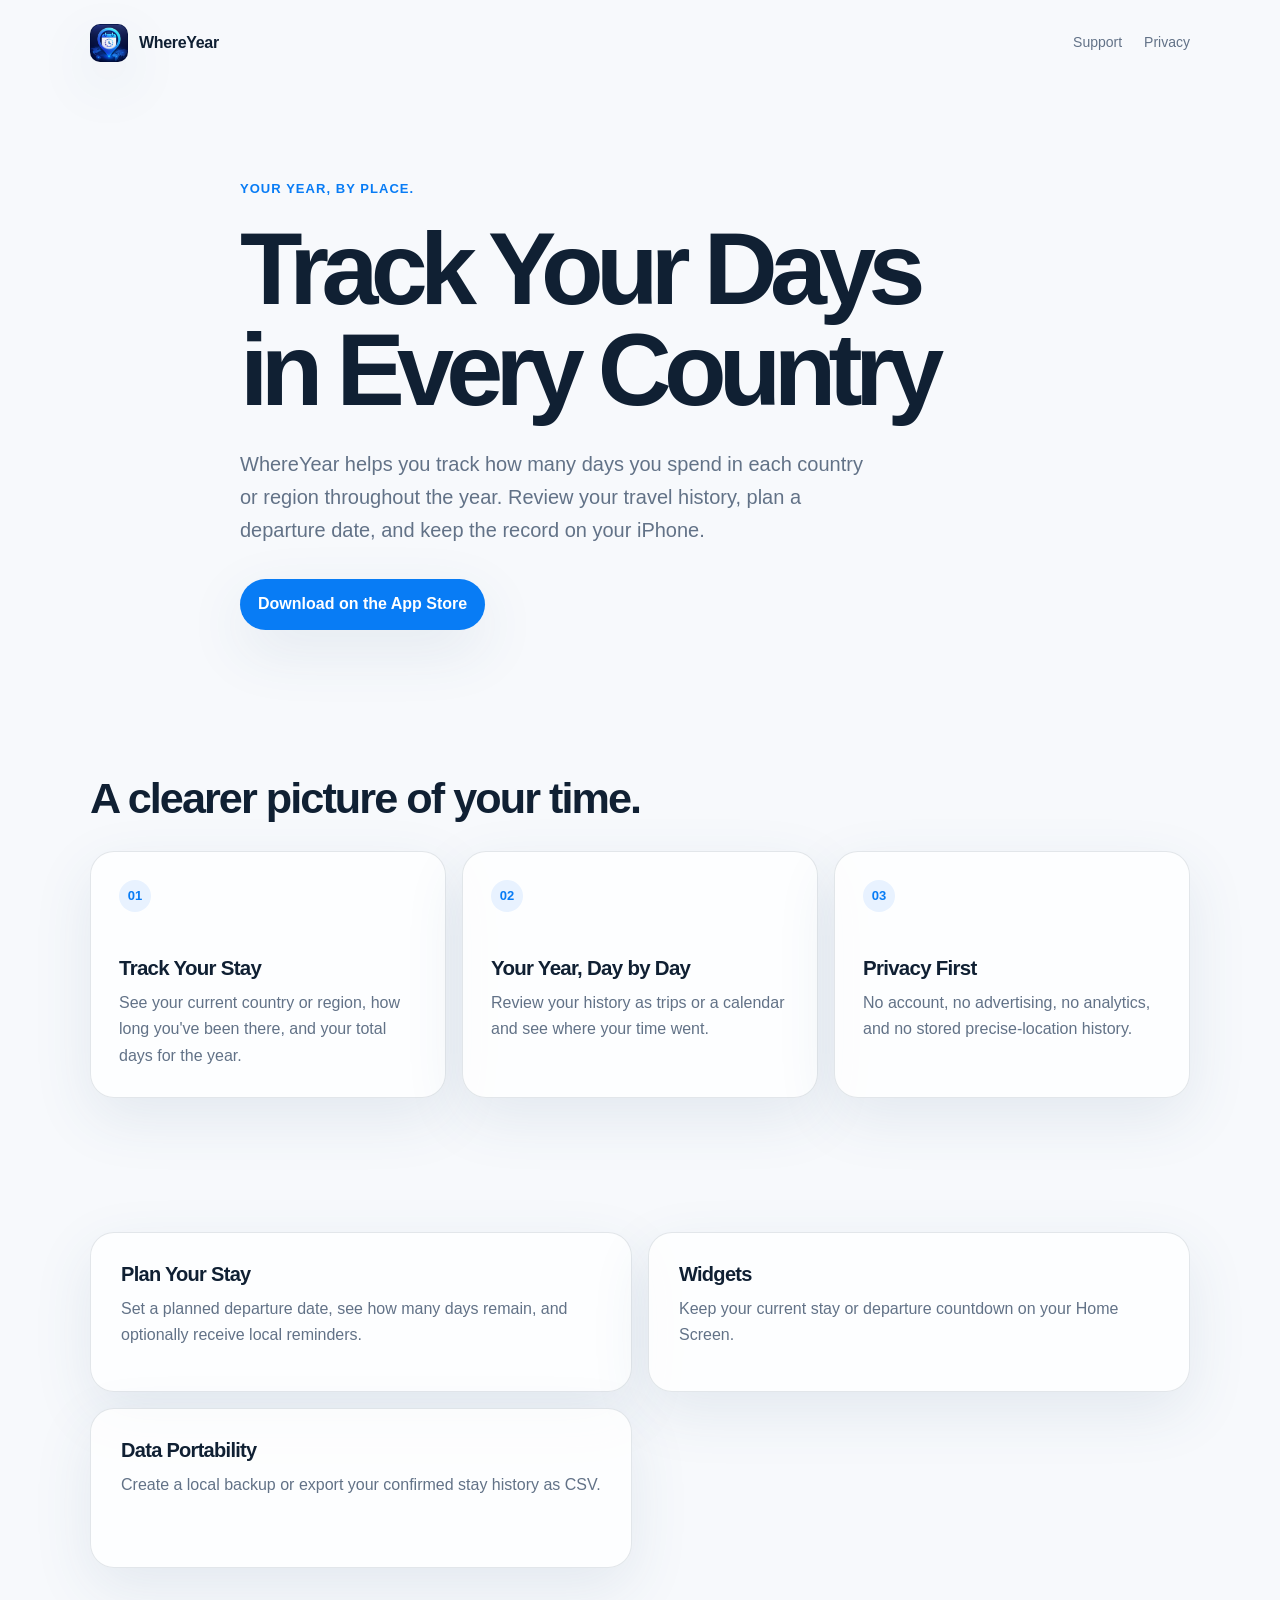
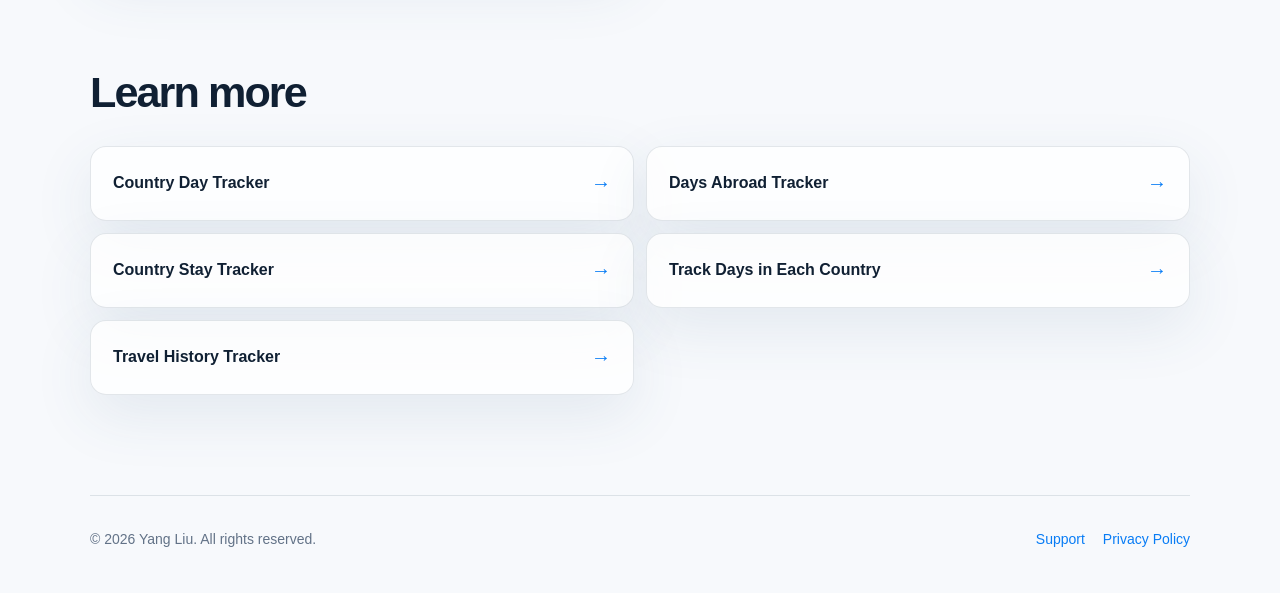
<file: docs/index.html>
<!doctype html>
<html lang="en"><head><meta charset="utf-8"><meta name="viewport" content="width=device-width, initial-scale=1"><title>WhereYear – Country Day Tracker for Travelers</title><meta name="description" content="Track how many days you spend in each country or region, review your travel history, plan departure dates, and keep your records privately on your iPhone."><link rel="canonical" href="https://hmnuiodaryim0-lab.github.io/whereyear-site/"><meta property="og:type" content="website"><meta property="og:title" content="WhereYear – Country Day Tracker for Travelers"><meta property="og:description" content="Track the days you spend in each country or region, privately on your iPhone."><meta property="og:url" content="https://hmnuiodaryim0-lab.github.io/whereyear-site/"><meta property="og:image" content="https://hmnuiodaryim0-lab.github.io/whereyear-site/assets/whereyear-icon.png"><meta name="twitter:card" content="summary"><meta name="twitter:title" content="WhereYear – Country Day Tracker for Travelers"><meta name="twitter:description" content="Track the days you spend in each country or region, privately on your iPhone."><link rel="stylesheet" href="styles.css"><script type="application/ld+json">{"@context":"https://schema.org","@type":"SoftwareApplication","name":"WhereYear","operatingSystem":"iOS","applicationCategory":"TravelApplication","description":"Track how many days you spend in each country or region, review travel history, plan departure dates, and keep records privately on your iPhone.","url":"https://hmnuiodaryim0-lab.github.io/whereyear-site/","downloadUrl":"https://apps.apple.com/app/id6804673915"}</script></head>
<body><header class="wrap site-header"><a class="brand" href="index.html"><img src="assets/whereyear-icon.png" alt="WhereYear app icon"><span>WhereYear</span></a><nav><a href="support.html">Support</a><a href="privacy.html">Privacy</a></nav></header><main><section class="wrap hero"><div class="eyebrow">Your Year, by Place.</div><h1>Track Your Days in Every Country</h1><p>WhereYear helps you track how many days you spend in each country or region throughout the year. Review your travel history, plan a departure date, and keep the record on your iPhone.</p><a class="button" href="https://apps.apple.com/app/id6804673915">Download on the App Store</a></section><section class="wrap section"><h2 class="section-title">A clearer picture of your time.</h2><div class="cards"><article class="card"><span class="card-number">01</span><h3>Track Your Stay</h3><p>See your current country or region, how long you've been there, and your total days for the year.</p></article><article class="card"><span class="card-number">02</span><h3>Your Year, Day by Day</h3><p>Review your history as trips or a calendar and see where your time went.</p></article><article class="card"><span class="card-number">03</span><h3>Privacy First</h3><p>No account, no advertising, no analytics, and no stored precise-location history.</p></article></div></section><section class="wrap section"><div class="features"><article class="feature"><h3>Plan Your Stay</h3><p>Set a planned departure date, see how many days remain, and optionally receive local reminders.</p></article><article class="feature"><h3>Widgets</h3><p>Keep your current stay or departure countdown on your Home Screen.</p></article><article class="feature"><h3>Data Portability</h3><p>Create a local backup or export your confirmed stay history as CSV.</p></article></div></section><section class="wrap section learn-more"><h2 class="section-title">Learn more</h2><div class="link-grid"><a href="country-day-tracker/">Country Day Tracker <span>→</span></a><a href="days-abroad-tracker/">Days Abroad Tracker <span>→</span></a><a href="country-stay-tracker/">Country Stay Tracker <span>→</span></a><a href="track-days-in-each-country/">Track Days in Each Country <span>→</span></a><a href="travel-history-tracker/">Travel History Tracker <span>→</span></a></div></section></main><footer class="wrap footer"><span>© 2026 Yang Liu. All rights reserved.</span><span class="footer-links"><a href="support.html">Support</a><a href="privacy.html">Privacy Policy</a></span></footer></body></html>
</file>
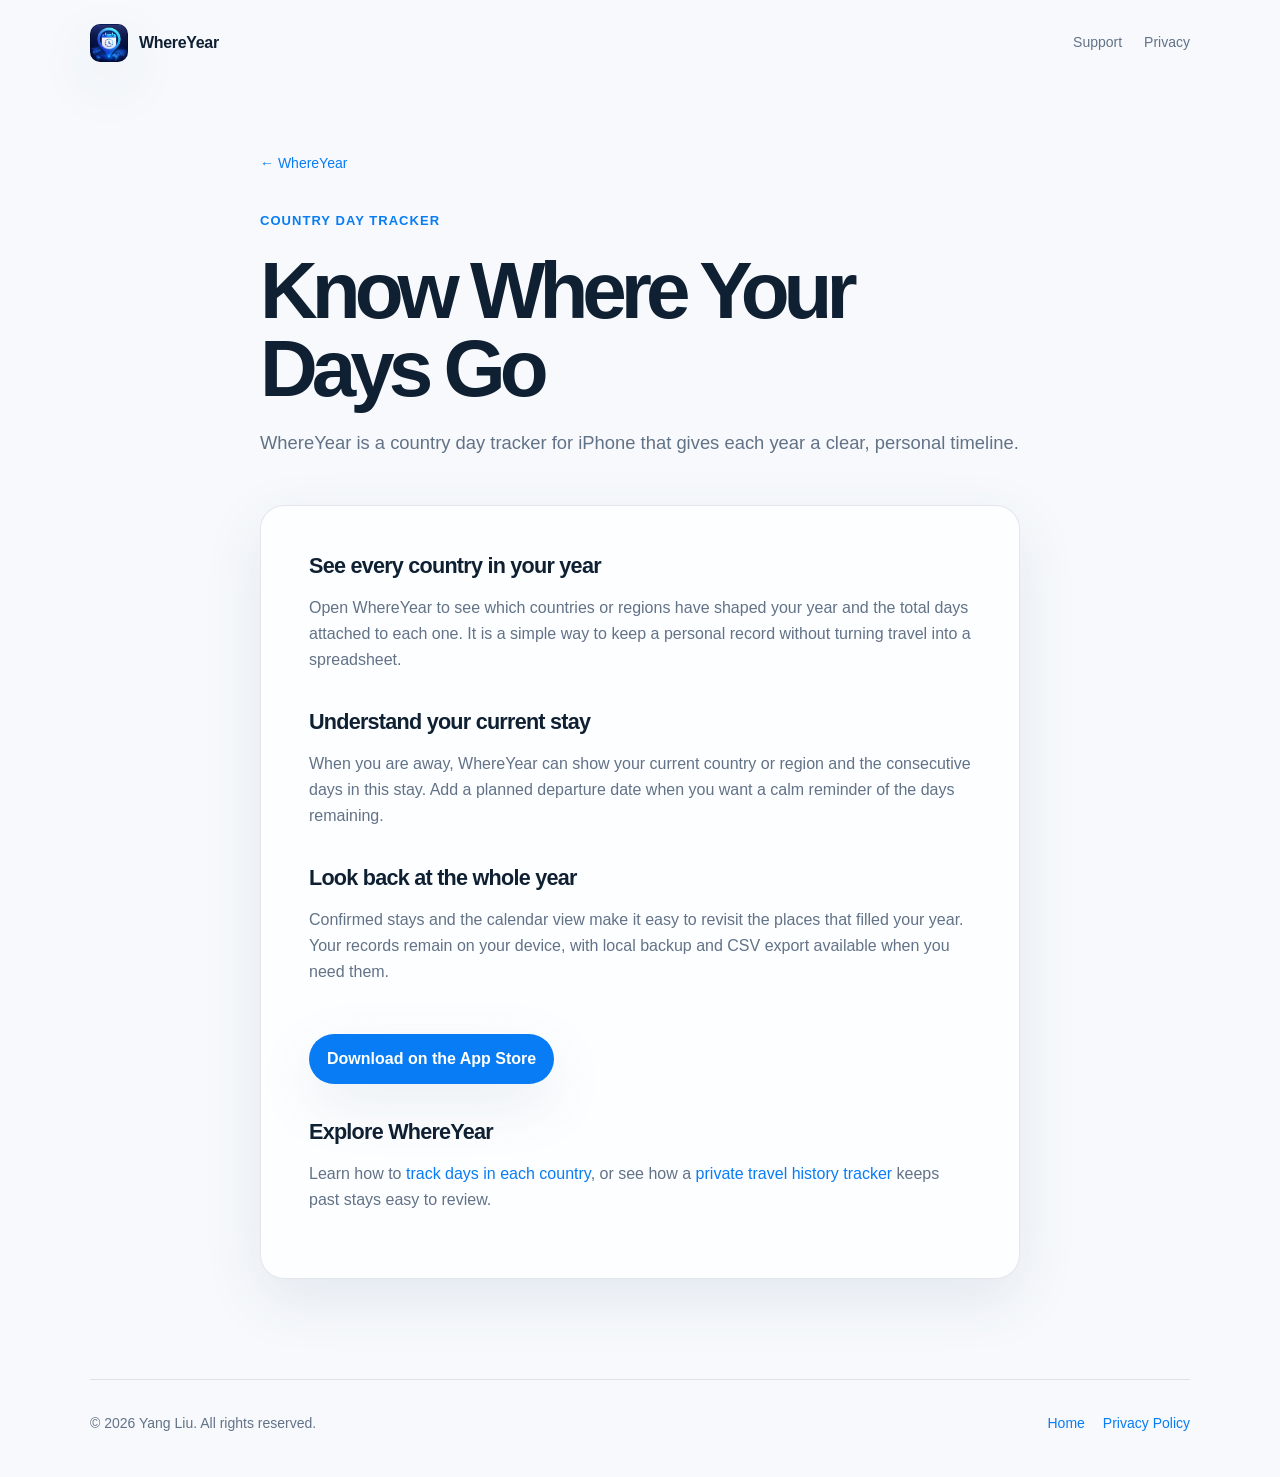
<file: docs/country-day-tracker/index.html>
<!doctype html><html lang="en"><head><meta charset="utf-8"><meta name="viewport" content="width=device-width, initial-scale=1"><title>Country Day Tracker for iPhone | WhereYear</title><meta name="description" content="Track the countries and regions you visit this year, see current stay days, and review yearly totals with WhereYear for iPhone."><link rel="canonical" href="https://hmnuiodaryim0-lab.github.io/whereyear-site/country-day-tracker/"><meta property="og:type" content="website"><meta property="og:title" content="Country Day Tracker for iPhone | WhereYear"><meta property="og:description" content="See the days you spend in every country this year."><meta property="og:url" content="https://hmnuiodaryim0-lab.github.io/whereyear-site/country-day-tracker/"><meta property="og:image" content="https://hmnuiodaryim0-lab.github.io/whereyear-site/assets/whereyear-icon.png"><meta name="twitter:card" content="summary"><meta name="twitter:title" content="Country Day Tracker for iPhone | WhereYear"><meta name="twitter:description" content="See the days you spend in every country this year."><link rel="stylesheet" href="../styles.css"></head><body><header class="wrap site-header"><a class="brand" href="../index.html"><img src="../assets/whereyear-icon.png" alt="WhereYear app icon"><span>WhereYear</span></a><nav><a href="../support.html">Support</a><a href="../privacy.html">Privacy</a></nav></header><main class="wrap page"><a class="back" href="../index.html">← WhereYear</a><div class="eyebrow">Country day tracker</div><h1>Know Where Your Days Go</h1><p class="intro">WhereYear is a country day tracker for iPhone that gives each year a clear, personal timeline.</p><article class="article"><h2>See every country in your year</h2><p>Open WhereYear to see which countries or regions have shaped your year and the total days attached to each one. It is a simple way to keep a personal record without turning travel into a spreadsheet.</p><h2>Understand your current stay</h2><p>When you are away, WhereYear can show your current country or region and the consecutive days in this stay. Add a planned departure date when you want a calm reminder of the days remaining.</p><h2>Look back at the whole year</h2><p>Confirmed stays and the calendar view make it easy to revisit the places that filled your year. Your records remain on your device, with local backup and CSV export available when you need them.</p><p><a class="button" href="https://apps.apple.com/app/id6804673915">Download on the App Store</a></p><h2>Explore WhereYear</h2><p>Learn how to <a href="../track-days-in-each-country/">track days in each country</a>, or see how a <a href="../travel-history-tracker/">private travel history tracker</a> keeps past stays easy to review.</p></article></main><footer class="wrap footer"><span>© 2026 Yang Liu. All rights reserved.</span><span class="footer-links"><a href="../index.html">Home</a><a href="../privacy.html">Privacy Policy</a></span></footer></body></html>
</file>
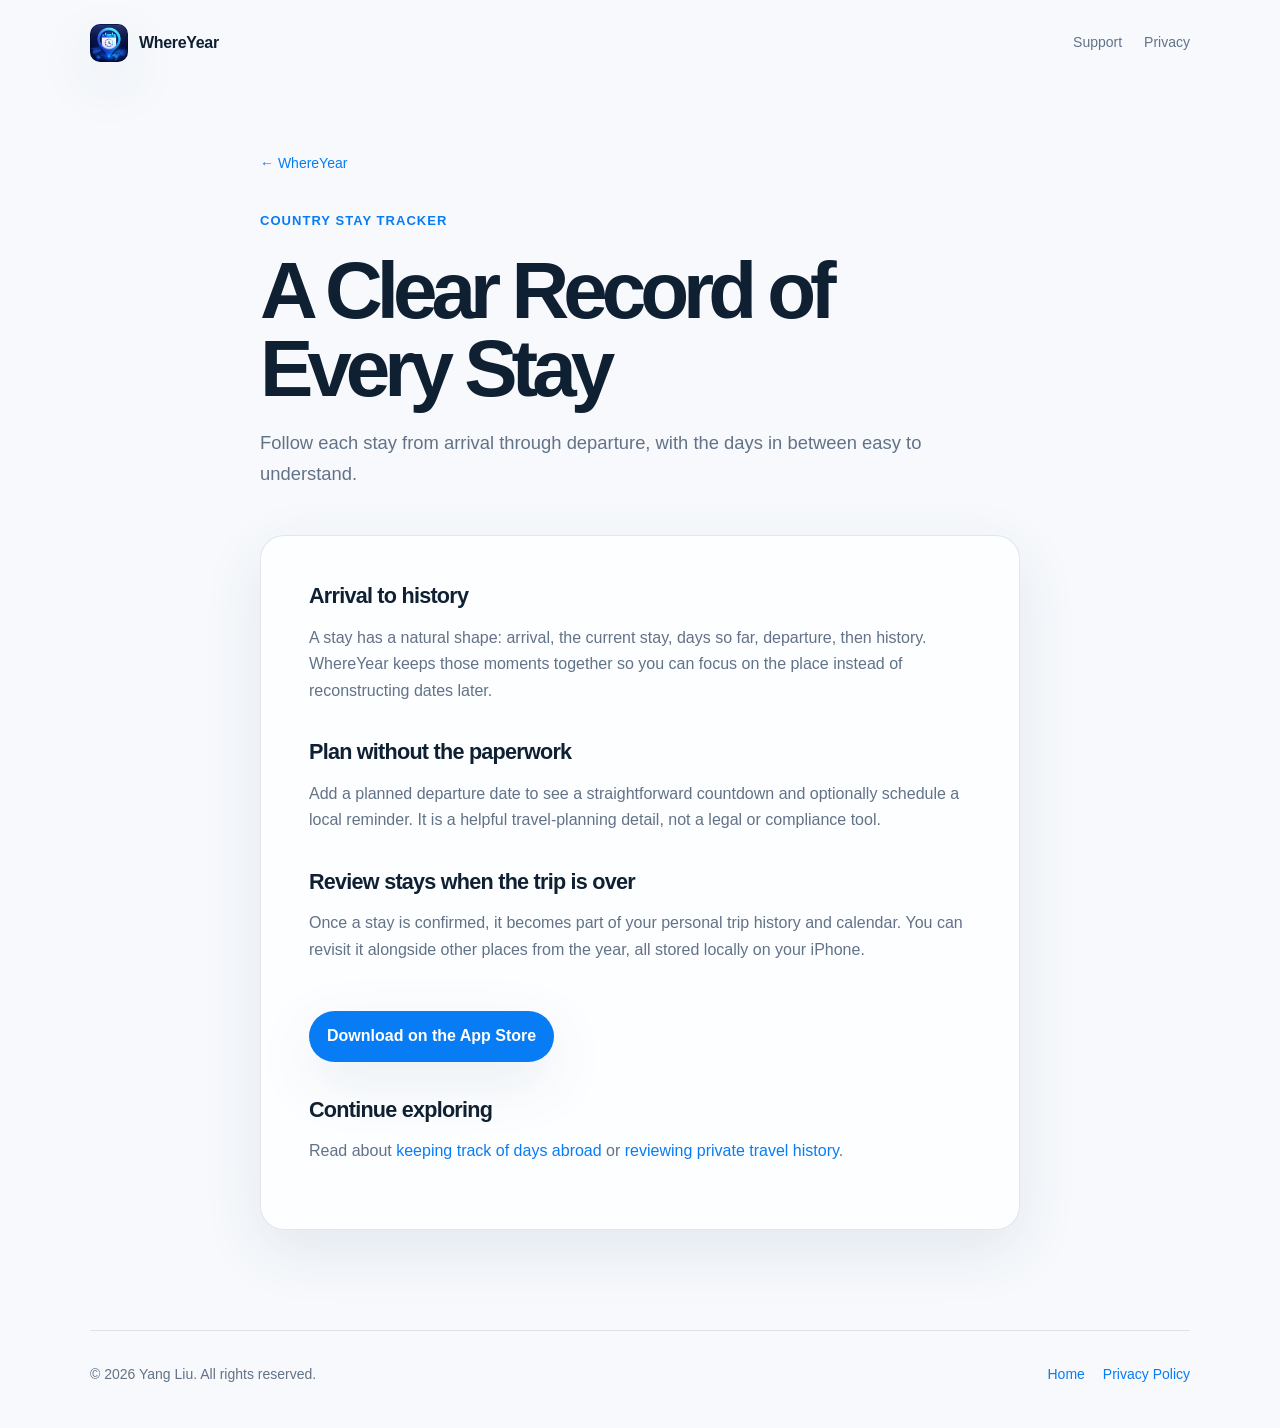
<file: docs/country-stay-tracker/index.html>
<!doctype html><html lang="en"><head><meta charset="utf-8"><meta name="viewport" content="width=device-width, initial-scale=1"><title>Country Stay Tracker for iPhone | WhereYear</title><meta name="description" content="Record country stays from arrival through departure, see days so far, and keep a private history on your iPhone."><link rel="canonical" href="https://hmnuiodaryim0-lab.github.io/whereyear-site/country-stay-tracker/"><meta property="og:type" content="website"><meta property="og:title" content="Country Stay Tracker for iPhone | WhereYear"><meta property="og:description" content="A clear record of each country stay."><meta property="og:url" content="https://hmnuiodaryim0-lab.github.io/whereyear-site/country-stay-tracker/"><meta property="og:image" content="https://hmnuiodaryim0-lab.github.io/whereyear-site/assets/whereyear-icon.png"><meta name="twitter:card" content="summary"><meta name="twitter:title" content="Country Stay Tracker for iPhone | WhereYear"><meta name="twitter:description" content="A clear record of each country stay."><link rel="stylesheet" href="../styles.css"></head><body><header class="wrap site-header"><a class="brand" href="../index.html"><img src="../assets/whereyear-icon.png" alt="WhereYear app icon"><span>WhereYear</span></a><nav><a href="../support.html">Support</a><a href="../privacy.html">Privacy</a></nav></header><main class="wrap page"><a class="back" href="../index.html">← WhereYear</a><div class="eyebrow">Country stay tracker</div><h1>A Clear Record of Every Stay</h1><p class="intro">Follow each stay from arrival through departure, with the days in between easy to understand.</p><article class="article"><h2>Arrival to history</h2><p>A stay has a natural shape: arrival, the current stay, days so far, departure, then history. WhereYear keeps those moments together so you can focus on the place instead of reconstructing dates later.</p><h2>Plan without the paperwork</h2><p>Add a planned departure date to see a straightforward countdown and optionally schedule a local reminder. It is a helpful travel-planning detail, not a legal or compliance tool.</p><h2>Review stays when the trip is over</h2><p>Once a stay is confirmed, it becomes part of your personal trip history and calendar. You can revisit it alongside other places from the year, all stored locally on your iPhone.</p><p><a class="button" href="https://apps.apple.com/app/id6804673915">Download on the App Store</a></p><h2>Continue exploring</h2><p>Read about <a href="../days-abroad-tracker/">keeping track of days abroad</a> or <a href="../travel-history-tracker/">reviewing private travel history</a>.</p></article></main><footer class="wrap footer"><span>© 2026 Yang Liu. All rights reserved.</span><span class="footer-links"><a href="../index.html">Home</a><a href="../privacy.html">Privacy Policy</a></span></footer></body></html>
</file>
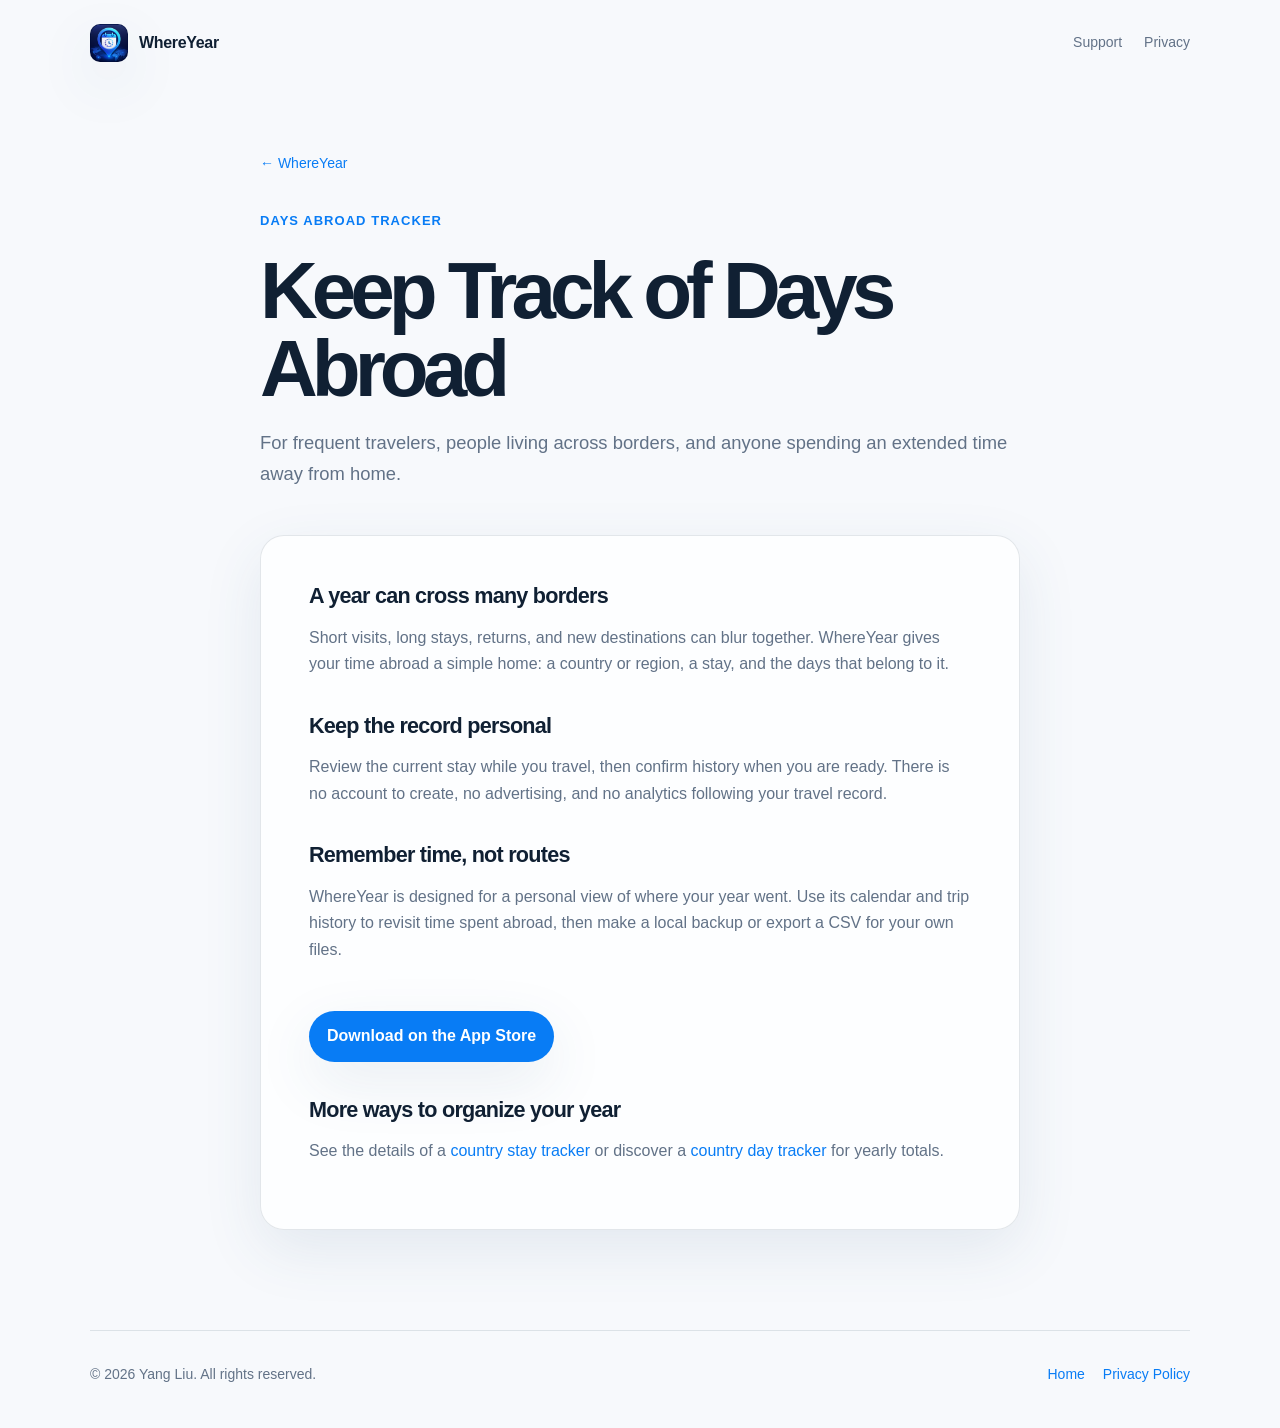
<file: docs/days-abroad-tracker/index.html>
<!doctype html><html lang="en"><head><meta charset="utf-8"><meta name="viewport" content="width=device-width, initial-scale=1"><title>Days Abroad Tracker for Travelers | WhereYear</title><meta name="description" content="Keep a private record of days abroad and time spent across countries or regions with WhereYear for iPhone."><link rel="canonical" href="https://hmnuiodaryim0-lab.github.io/whereyear-site/days-abroad-tracker/"><meta property="og:type" content="website"><meta property="og:title" content="Days Abroad Tracker for Travelers | WhereYear"><meta property="og:description" content="A private way to remember days abroad."><meta property="og:url" content="https://hmnuiodaryim0-lab.github.io/whereyear-site/days-abroad-tracker/"><meta property="og:image" content="https://hmnuiodaryim0-lab.github.io/whereyear-site/assets/whereyear-icon.png"><meta name="twitter:card" content="summary"><meta name="twitter:title" content="Days Abroad Tracker for Travelers | WhereYear"><meta name="twitter:description" content="A private way to remember days abroad."><link rel="stylesheet" href="../styles.css"></head><body><header class="wrap site-header"><a class="brand" href="../index.html"><img src="../assets/whereyear-icon.png" alt="WhereYear app icon"><span>WhereYear</span></a><nav><a href="../support.html">Support</a><a href="../privacy.html">Privacy</a></nav></header><main class="wrap page"><a class="back" href="../index.html">← WhereYear</a><div class="eyebrow">Days abroad tracker</div><h1>Keep Track of Days Abroad</h1><p class="intro">For frequent travelers, people living across borders, and anyone spending an extended time away from home.</p><article class="article"><h2>A year can cross many borders</h2><p>Short visits, long stays, returns, and new destinations can blur together. WhereYear gives your time abroad a simple home: a country or region, a stay, and the days that belong to it.</p><h2>Keep the record personal</h2><p>Review the current stay while you travel, then confirm history when you are ready. There is no account to create, no advertising, and no analytics following your travel record.</p><h2>Remember time, not routes</h2><p>WhereYear is designed for a personal view of where your year went. Use its calendar and trip history to revisit time spent abroad, then make a local backup or export a CSV for your own files.</p><p><a class="button" href="https://apps.apple.com/app/id6804673915">Download on the App Store</a></p><h2>More ways to organize your year</h2><p>See the details of a <a href="../country-stay-tracker/">country stay tracker</a> or discover a <a href="../country-day-tracker/">country day tracker</a> for yearly totals.</p></article></main><footer class="wrap footer"><span>© 2026 Yang Liu. All rights reserved.</span><span class="footer-links"><a href="../index.html">Home</a><a href="../privacy.html">Privacy Policy</a></span></footer></body></html>
</file>
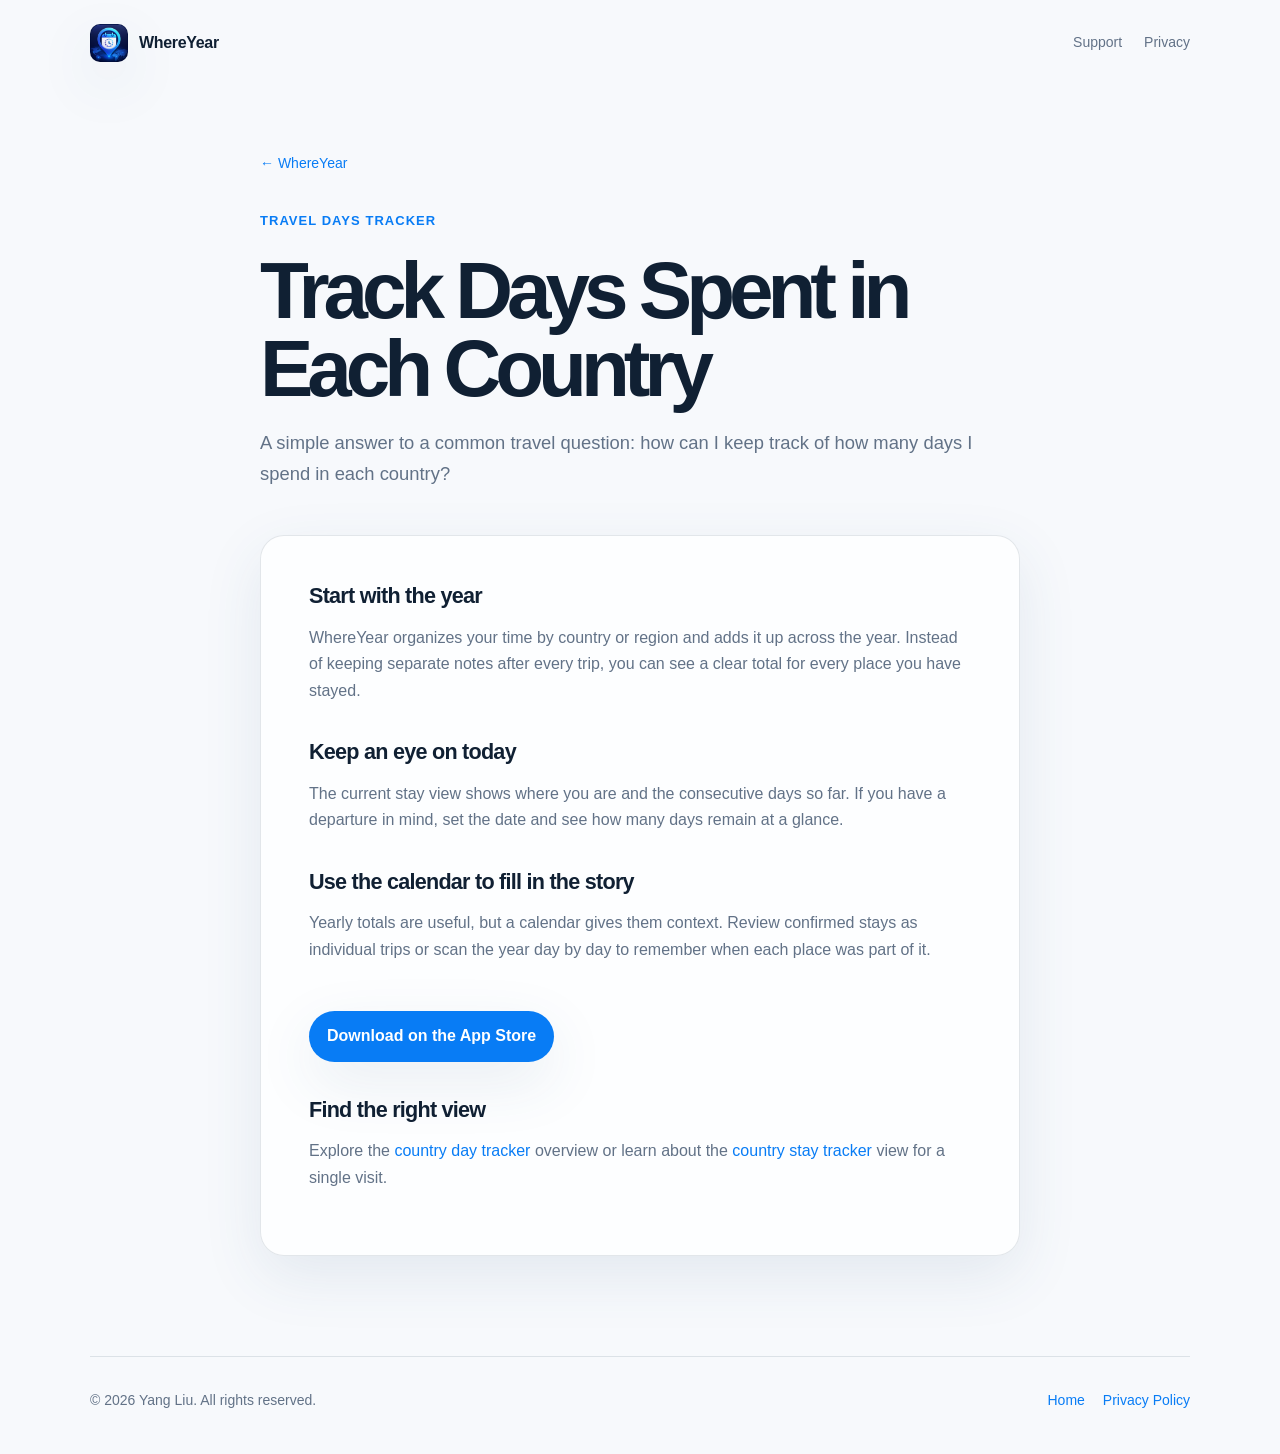
<file: docs/track-days-in-each-country/index.html>
<!doctype html><html lang="en"><head><meta charset="utf-8"><meta name="viewport" content="width=device-width, initial-scale=1"><title>Track Days Spent in Each Country | WhereYear</title><meta name="description" content="Learn how to track days spent in each country with yearly totals, current stays, and a calendar view in WhereYear for iPhone."><link rel="canonical" href="https://hmnuiodaryim0-lab.github.io/whereyear-site/track-days-in-each-country/"><meta property="og:type" content="website"><meta property="og:title" content="Track Days Spent in Each Country | WhereYear"><meta property="og:description" content="A practical answer for tracking days in each country."><meta property="og:url" content="https://hmnuiodaryim0-lab.github.io/whereyear-site/track-days-in-each-country/"><meta property="og:image" content="https://hmnuiodaryim0-lab.github.io/whereyear-site/assets/whereyear-icon.png"><meta name="twitter:card" content="summary"><meta name="twitter:title" content="Track Days Spent in Each Country | WhereYear"><meta name="twitter:description" content="A practical answer for tracking days in each country."><link rel="stylesheet" href="../styles.css"></head><body><header class="wrap site-header"><a class="brand" href="../index.html"><img src="../assets/whereyear-icon.png" alt="WhereYear app icon"><span>WhereYear</span></a><nav><a href="../support.html">Support</a><a href="../privacy.html">Privacy</a></nav></header><main class="wrap page"><a class="back" href="../index.html">← WhereYear</a><div class="eyebrow">Travel days tracker</div><h1>Track Days Spent in Each Country</h1><p class="intro">A simple answer to a common travel question: how can I keep track of how many days I spend in each country?</p><article class="article"><h2>Start with the year</h2><p>WhereYear organizes your time by country or region and adds it up across the year. Instead of keeping separate notes after every trip, you can see a clear total for every place you have stayed.</p><h2>Keep an eye on today</h2><p>The current stay view shows where you are and the consecutive days so far. If you have a departure in mind, set the date and see how many days remain at a glance.</p><h2>Use the calendar to fill in the story</h2><p>Yearly totals are useful, but a calendar gives them context. Review confirmed stays as individual trips or scan the year day by day to remember when each place was part of it.</p><p><a class="button" href="https://apps.apple.com/app/id6804673915">Download on the App Store</a></p><h2>Find the right view</h2><p>Explore the <a href="../country-day-tracker/">country day tracker</a> overview or learn about the <a href="../country-stay-tracker/">country stay tracker</a> view for a single visit.</p></article></main><footer class="wrap footer"><span>© 2026 Yang Liu. All rights reserved.</span><span class="footer-links"><a href="../index.html">Home</a><a href="../privacy.html">Privacy Policy</a></span></footer></body></html>
</file>
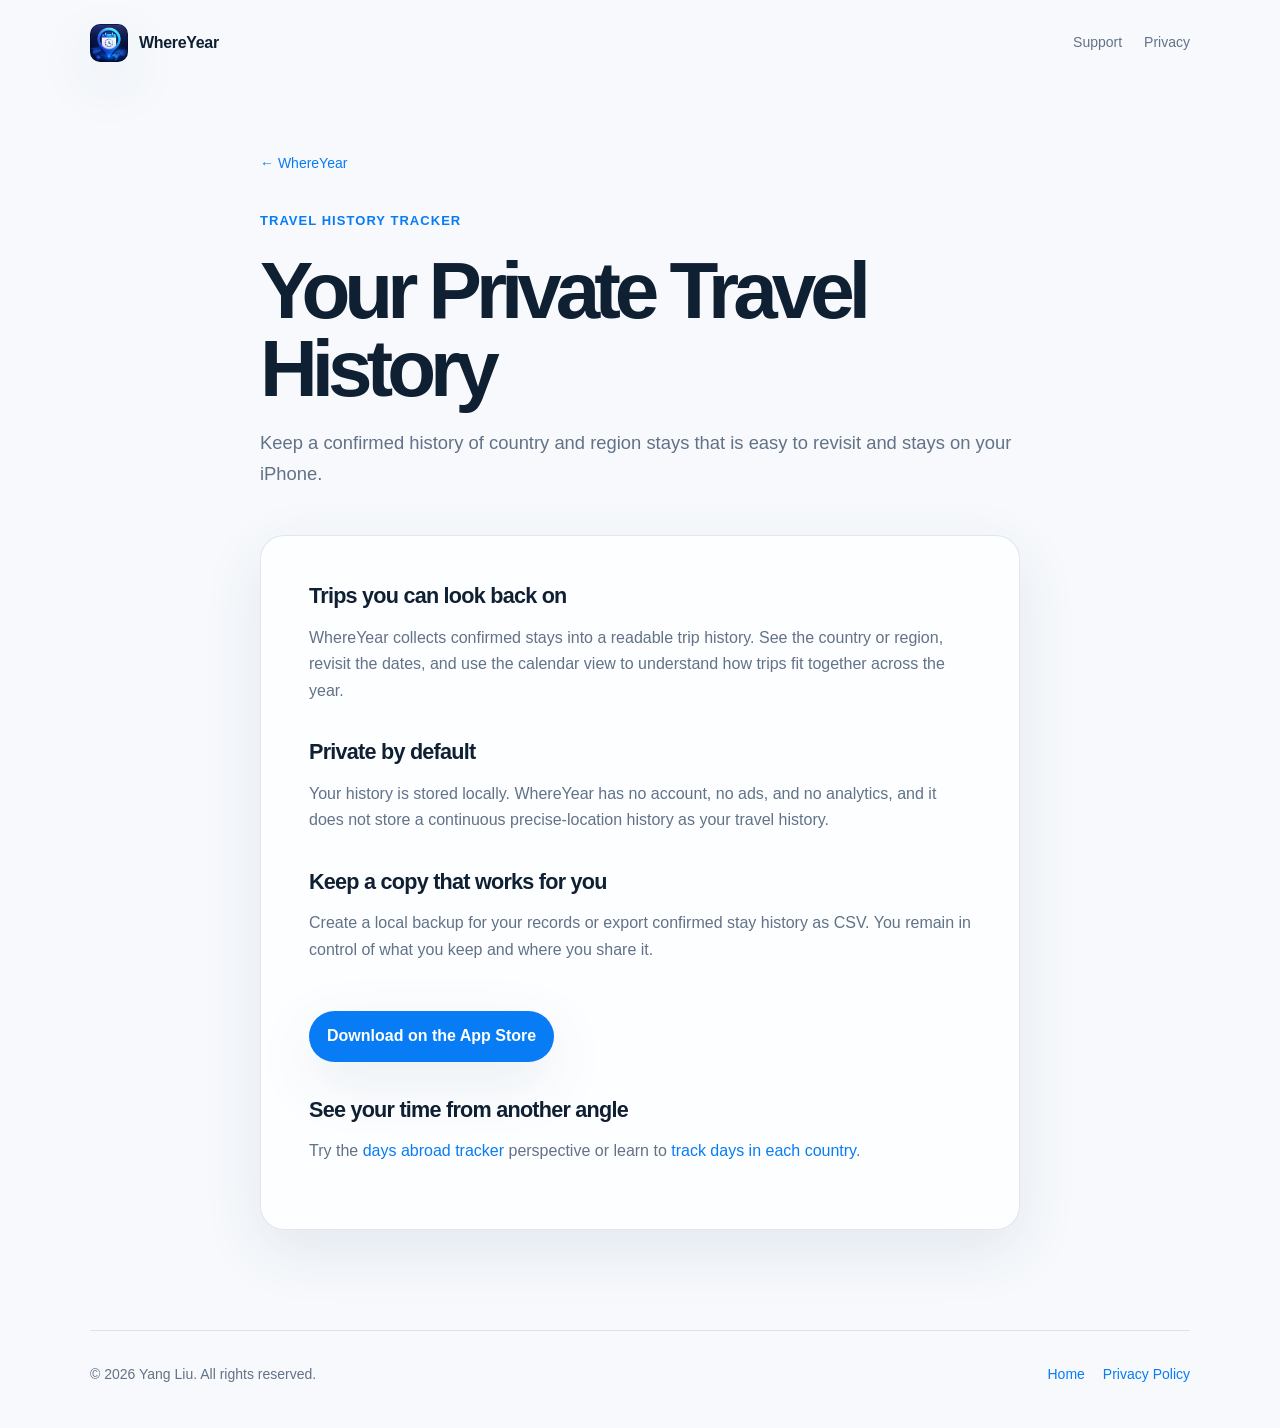
<file: docs/travel-history-tracker/index.html>
<!doctype html><html lang="en"><head><meta charset="utf-8"><meta name="viewport" content="width=device-width, initial-scale=1"><title>Private Travel History Tracker for iPhone | WhereYear</title><meta name="description" content="Review confirmed country and region stays in a private calendar and trip history, with local backup and CSV export on iPhone."><link rel="canonical" href="https://hmnuiodaryim0-lab.github.io/whereyear-site/travel-history-tracker/"><meta property="og:type" content="website"><meta property="og:title" content="Private Travel History Tracker for iPhone | WhereYear"><meta property="og:description" content="Review travel history privately, on your iPhone."><meta property="og:url" content="https://hmnuiodaryim0-lab.github.io/whereyear-site/travel-history-tracker/"><meta property="og:image" content="https://hmnuiodaryim0-lab.github.io/whereyear-site/assets/whereyear-icon.png"><meta name="twitter:card" content="summary"><meta name="twitter:title" content="Private Travel History Tracker for iPhone | WhereYear"><meta name="twitter:description" content="Review travel history privately, on your iPhone."><link rel="stylesheet" href="../styles.css"></head><body><header class="wrap site-header"><a class="brand" href="../index.html"><img src="../assets/whereyear-icon.png" alt="WhereYear app icon"><span>WhereYear</span></a><nav><a href="../support.html">Support</a><a href="../privacy.html">Privacy</a></nav></header><main class="wrap page"><a class="back" href="../index.html">← WhereYear</a><div class="eyebrow">Travel history tracker</div><h1>Your Private Travel History</h1><p class="intro">Keep a confirmed history of country and region stays that is easy to revisit and stays on your iPhone.</p><article class="article"><h2>Trips you can look back on</h2><p>WhereYear collects confirmed stays into a readable trip history. See the country or region, revisit the dates, and use the calendar view to understand how trips fit together across the year.</p><h2>Private by default</h2><p>Your history is stored locally. WhereYear has no account, no ads, and no analytics, and it does not store a continuous precise-location history as your travel history.</p><h2>Keep a copy that works for you</h2><p>Create a local backup for your records or export confirmed stay history as CSV. You remain in control of what you keep and where you share it.</p><p><a class="button" href="https://apps.apple.com/app/id6804673915">Download on the App Store</a></p><h2>See your time from another angle</h2><p>Try the <a href="../days-abroad-tracker/">days abroad tracker</a> perspective or learn to <a href="../track-days-in-each-country/">track days in each country</a>.</p></article></main><footer class="wrap footer"><span>© 2026 Yang Liu. All rights reserved.</span><span class="footer-links"><a href="../index.html">Home</a><a href="../privacy.html">Privacy Policy</a></span></footer></body></html>
</file>
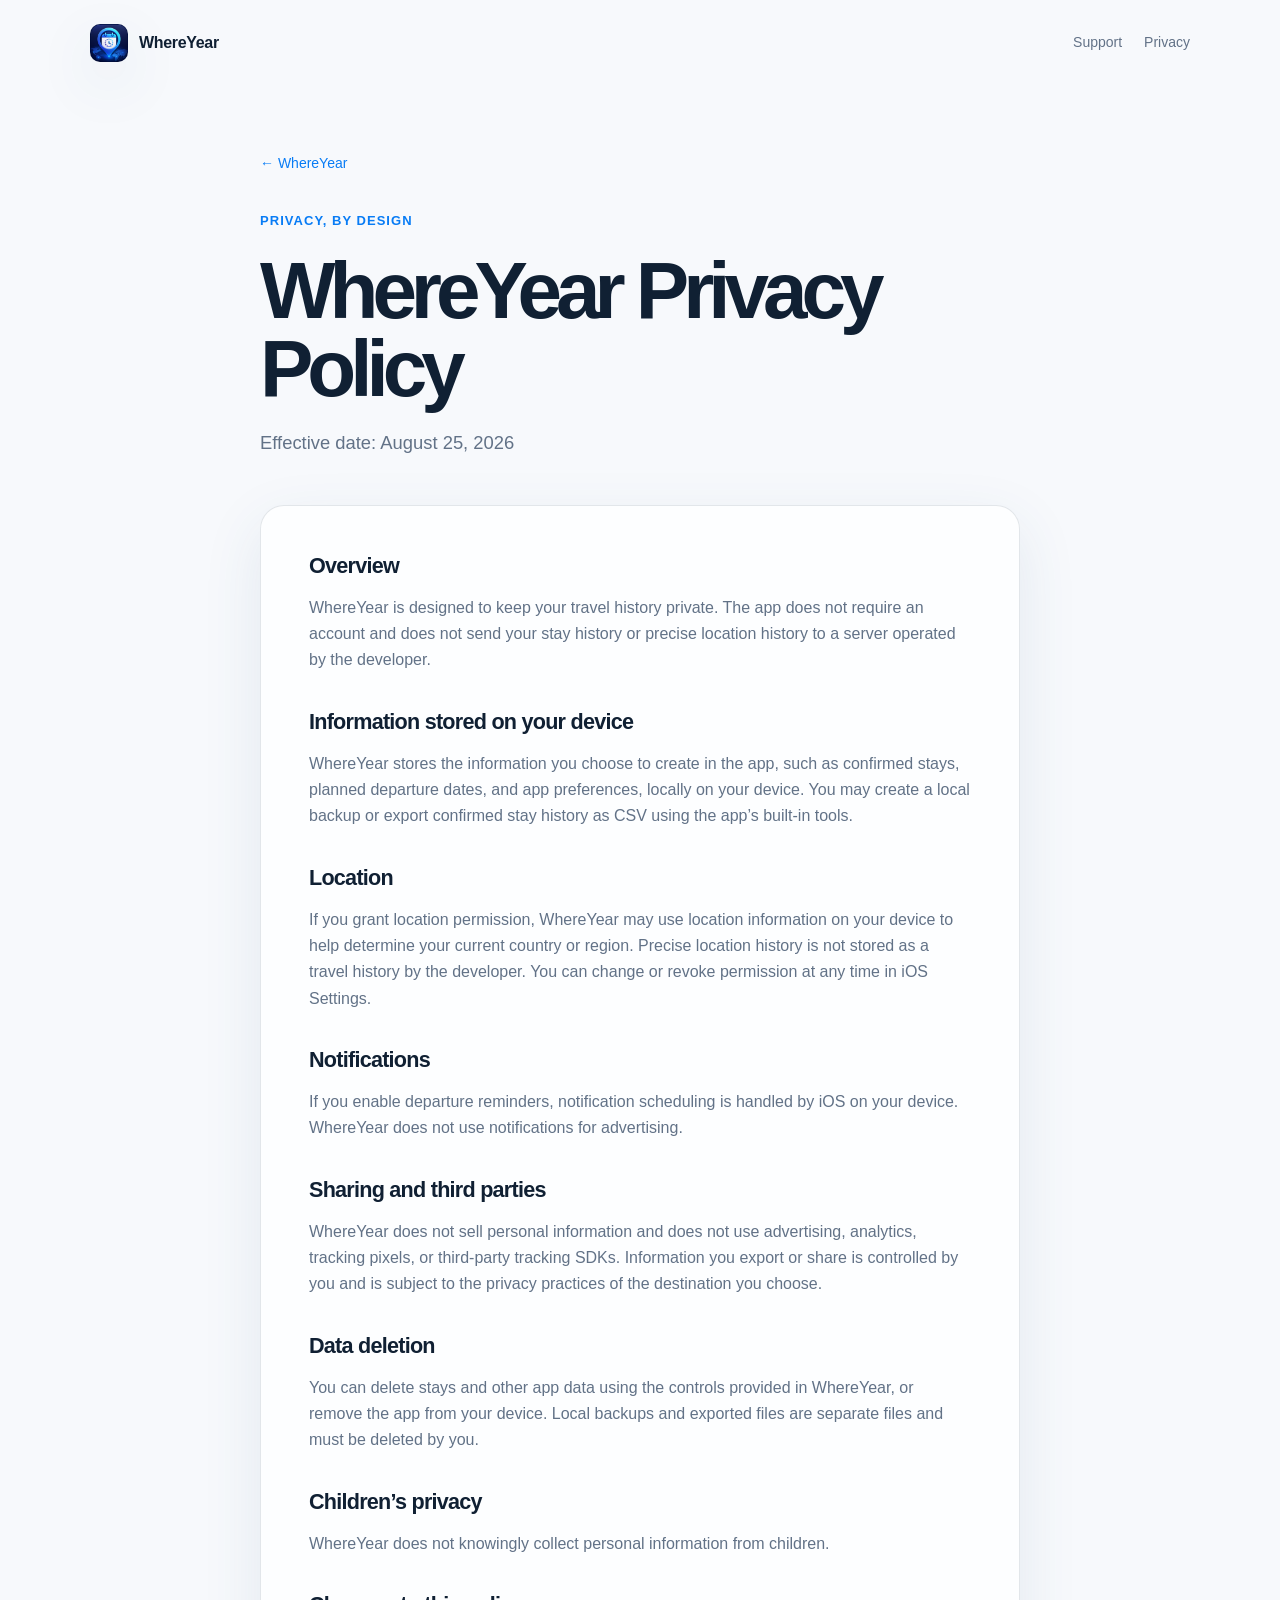
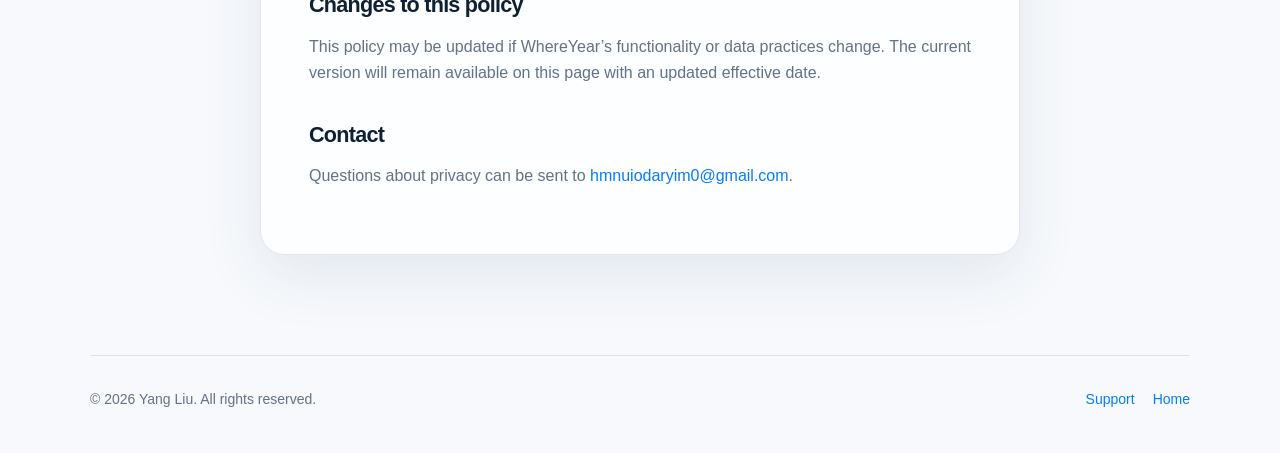
<file: docs/privacy.html>
<!doctype html>
<html lang="en"><head><meta charset="utf-8"><meta name="viewport" content="width=device-width, initial-scale=1"><title>WhereYear Privacy Policy</title><meta name="description" content="Learn how WhereYear keeps travel-day records private and stored on your iPhone."><link rel="canonical" href="https://hmnuiodaryim0-lab.github.io/whereyear-site/privacy.html"><meta property="og:type" content="website"><meta property="og:title" content="WhereYear Privacy Policy"><meta property="og:description" content="How WhereYear keeps travel-day records private on your iPhone."><meta property="og:url" content="https://hmnuiodaryim0-lab.github.io/whereyear-site/privacy.html"><meta property="og:image" content="https://hmnuiodaryim0-lab.github.io/whereyear-site/assets/whereyear-icon.png"><meta name="twitter:card" content="summary"><meta name="twitter:title" content="WhereYear Privacy Policy"><meta name="twitter:description" content="How WhereYear keeps travel-day records private on your iPhone."><link rel="stylesheet" href="styles.css"></head><body><header class="wrap site-header"><a class="brand" href="index.html"><img src="assets/whereyear-icon.png" alt="WhereYear app icon"><span>WhereYear</span></a><nav><a href="support.html">Support</a><a href="privacy.html">Privacy</a></nav></header><main class="wrap page"><a class="back" href="index.html">← WhereYear</a><div class="eyebrow">Privacy, by design</div><h1>WhereYear Privacy Policy</h1><p class="intro">Effective date: August 25, 2026</p><article class="article"><h2>Overview</h2><p>WhereYear is designed to keep your travel history private. The app does not require an account and does not send your stay history or precise location history to a server operated by the developer.</p><h2>Information stored on your device</h2><p>WhereYear stores the information you choose to create in the app, such as confirmed stays, planned departure dates, and app preferences, locally on your device. You may create a local backup or export confirmed stay history as CSV using the app’s built-in tools.</p><h2>Location</h2><p>If you grant location permission, WhereYear may use location information on your device to help determine your current country or region. Precise location history is not stored as a travel history by the developer. You can change or revoke permission at any time in iOS Settings.</p><h2>Notifications</h2><p>If you enable departure reminders, notification scheduling is handled by iOS on your device. WhereYear does not use notifications for advertising.</p><h2>Sharing and third parties</h2><p>WhereYear does not sell personal information and does not use advertising, analytics, tracking pixels, or third-party tracking SDKs. Information you export or share is controlled by you and is subject to the privacy practices of the destination you choose.</p><h2>Data deletion</h2><p>You can delete stays and other app data using the controls provided in WhereYear, or remove the app from your device. Local backups and exported files are separate files and must be deleted by you.</p><h2>Children’s privacy</h2><p>WhereYear does not knowingly collect personal information from children.</p><h2>Changes to this policy</h2><p>This policy may be updated if WhereYear’s functionality or data practices change. The current version will remain available on this page with an updated effective date.</p><h2>Contact</h2><p>Questions about privacy can be sent to <a href="mailto:hmnuiodaryim0@gmail.com">hmnuiodaryim0@gmail.com</a>.</p></article></main><footer class="wrap footer"><span>© 2026 Yang Liu. All rights reserved.</span><span class="footer-links"><a href="support.html">Support</a><a href="index.html">Home</a></span></footer></body></html>
</file>
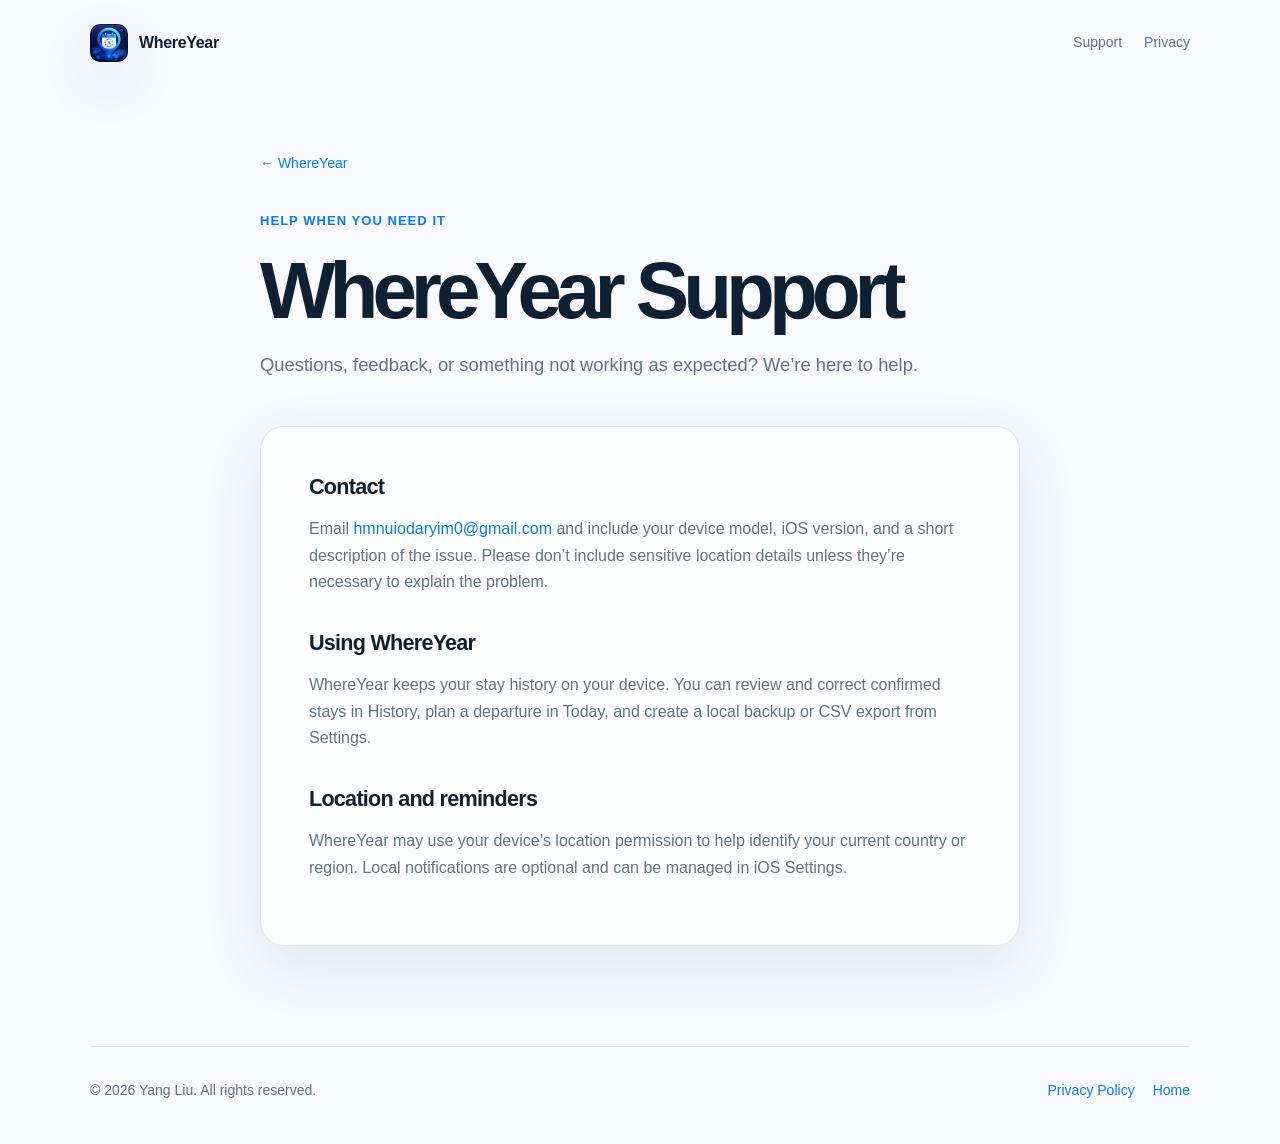
<file: docs/support.html>
<!doctype html>
<html lang="en"><head><meta charset="utf-8"><meta name="viewport" content="width=device-width, initial-scale=1"><title>WhereYear Support</title><meta name="description" content="Get help using WhereYear to track country stays, travel days, and private travel history on iPhone."><link rel="canonical" href="https://hmnuiodaryim0-lab.github.io/whereyear-site/support.html"><meta property="og:type" content="website"><meta property="og:title" content="WhereYear Support"><meta property="og:description" content="Help with WhereYear on iPhone."><meta property="og:url" content="https://hmnuiodaryim0-lab.github.io/whereyear-site/support.html"><meta property="og:image" content="https://hmnuiodaryim0-lab.github.io/whereyear-site/assets/whereyear-icon.png"><meta name="twitter:card" content="summary"><meta name="twitter:title" content="WhereYear Support"><meta name="twitter:description" content="Help with WhereYear on iPhone."><link rel="stylesheet" href="styles.css"></head><body><header class="wrap site-header"><a class="brand" href="index.html"><img src="assets/whereyear-icon.png" alt="WhereYear app icon"><span>WhereYear</span></a><nav><a href="support.html">Support</a><a href="privacy.html">Privacy</a></nav></header><main class="wrap page"><a class="back" href="index.html">← WhereYear</a><div class="eyebrow">Help when you need it</div><h1>WhereYear Support</h1><p class="intro">Questions, feedback, or something not working as expected? We’re here to help.</p><article class="article"><h2>Contact</h2><p>Email <a href="mailto:hmnuiodaryim0@gmail.com">hmnuiodaryim0@gmail.com</a> and include your device model, iOS version, and a short description of the issue. Please don’t include sensitive location details unless they’re necessary to explain the problem.</p><h2>Using WhereYear</h2><p>WhereYear keeps your stay history on your device. You can review and correct confirmed stays in History, plan a departure in Today, and create a local backup or CSV export from Settings.</p><h2>Location and reminders</h2><p>WhereYear may use your device’s location permission to help identify your current country or region. Local notifications are optional and can be managed in iOS Settings.</p></article></main><footer class="wrap footer"><span>© 2026 Yang Liu. All rights reserved.</span><span class="footer-links"><a href="privacy.html">Privacy Policy</a><a href="index.html">Home</a></span></footer></body></html>
</file>
<file: docs/styles.css>
:root {
  color-scheme: light dark;
  --bg: #f7f9fc;
  --surface: rgba(255, 255, 255, .78);
  --text: #102033;
  --muted: #627287;
  --line: rgba(31, 56, 86, .12);
  --blue: #087cf5;
  --blue-soft: #e8f2ff;
  --shadow: 0 20px 60px rgba(50, 87, 124, .10);
}

@media (prefers-color-scheme: dark) {
  :root { --bg: #0d1520; --surface: rgba(22, 34, 49, .84); --text: #f3f7fb; --muted: #a1b0c2; --line: rgba(220, 235, 250, .13); --blue-soft: #142d4b; --shadow: 0 20px 60px rgba(0, 0, 0, .22); }
}

* { box-sizing: border-box; }
html { scroll-behavior: smooth; }
body { margin: 0; background: var(--bg); color: var(--text); font: 16px/1.65 -apple-system, BlinkMacSystemFont, "SF Pro Display", "SF Pro Text", "Helvetica Neue", Arial, sans-serif; }
a { color: var(--blue); text-decoration: none; }
a:hover { text-decoration: underline; }
.wrap { width: min(1100px, calc(100% - 40px)); margin: 0 auto; }
.site-header { display: flex; align-items: center; justify-content: space-between; padding: 24px 0; }
.brand { display: inline-flex; gap: 11px; align-items: center; color: var(--text); font-weight: 700; letter-spacing: -.02em; }
.brand:hover { text-decoration: none; }
.brand img { width: 38px; height: 38px; border-radius: 10px; box-shadow: var(--shadow); }
nav { display: flex; gap: 22px; font-size: 14px; }
nav a { color: var(--muted); }
.hero { padding: 92px 0 110px; max-width: 800px; }
.eyebrow { color: var(--blue); font-weight: 700; letter-spacing: .08em; text-transform: uppercase; font-size: 13px; }
h1 { font-size: clamp(3.2rem, 9vw, 6.4rem); line-height: .98; letter-spacing: -.075em; margin: 20px 0 28px; max-width: 760px; }
.hero p { color: var(--muted); font-size: clamp(1.05rem, 2vw, 1.25rem); max-width: 630px; margin: 0; }
.button { display: inline-block; margin-top: 32px; padding: 12px 18px; border-radius: 999px; background: var(--blue); color: #fff; font-weight: 700; box-shadow: var(--shadow); }
.button:hover { color: #fff; text-decoration: none; filter: brightness(1.05); }
.section { padding: 34px 0 100px; }
.section-title { font-size: clamp(1.8rem, 4vw, 2.7rem); letter-spacing: -.045em; margin: 0 0 28px; }
.cards { display: grid; grid-template-columns: repeat(3, 1fr); gap: 16px; }
.card, .feature, .article { border: 1px solid var(--line); background: var(--surface); box-shadow: var(--shadow); border-radius: 24px; }
.card { min-height: 240px; padding: 28px; }
.card-number { display: inline-grid; place-items: center; width: 32px; height: 32px; border-radius: 50%; background: var(--blue-soft); color: var(--blue); font-weight: 700; font-size: 13px; }
h2, h3 { line-height: 1.15; letter-spacing: -.035em; }
.card h3 { font-size: 1.28rem; margin: 44px 0 10px; }
.card p, .feature p { color: var(--muted); margin: 0; }
.features { display: grid; grid-template-columns: repeat(2, 1fr); gap: 16px; }
.feature { padding: 30px; min-height: 160px; }
.feature h3 { margin: 0 0 10px; font-size: 1.25rem; }
.footer { display: flex; align-items: center; justify-content: space-between; gap: 20px; padding: 32px 0 42px; border-top: 1px solid var(--line); color: var(--muted); font-size: 14px; }
.footer-links { display: flex; gap: 18px; }
.page { padding: 64px 0 100px; max-width: 760px; }
.page h1 { font-size: clamp(2.8rem, 7vw, 5rem); margin-bottom: 20px; }
.page .intro { color: var(--muted); font-size: 1.15rem; margin-bottom: 46px; }
.article { padding: clamp(24px, 5vw, 48px); }
.article h2 { margin: 0 0 12px; font-size: 1.35rem; }
.article h2:not(:first-child) { margin-top: 36px; }
.article p, .article ul { color: var(--muted); }
.article ul { padding-left: 22px; }
.back { display: inline-block; margin-bottom: 35px; font-size: 14px; }
.learn-more { padding-top: 0; }
.link-grid { display: grid; grid-template-columns: repeat(2, 1fr); gap: 12px; }
.link-grid a { display: flex; justify-content: space-between; align-items: center; gap: 14px; padding: 20px 22px; border: 1px solid var(--line); border-radius: 16px; background: var(--surface); color: var(--text); font-weight: 700; box-shadow: var(--shadow); }
.link-grid a:hover { color: var(--blue); text-decoration: none; }
.link-grid span { color: var(--blue); font-size: 1.25rem; }
.article .button, .article .button:hover { color: #fff; }
@media (max-width: 700px) { .wrap { width: min(100% - 32px, 560px); } nav { gap: 14px; } .hero { padding: 64px 0 76px; } .cards, .features, .link-grid { grid-template-columns: 1fr; } .card { min-height: auto; } .card h3 { margin-top: 30px; } .footer { align-items: flex-start; flex-direction: column; } }
</file>
